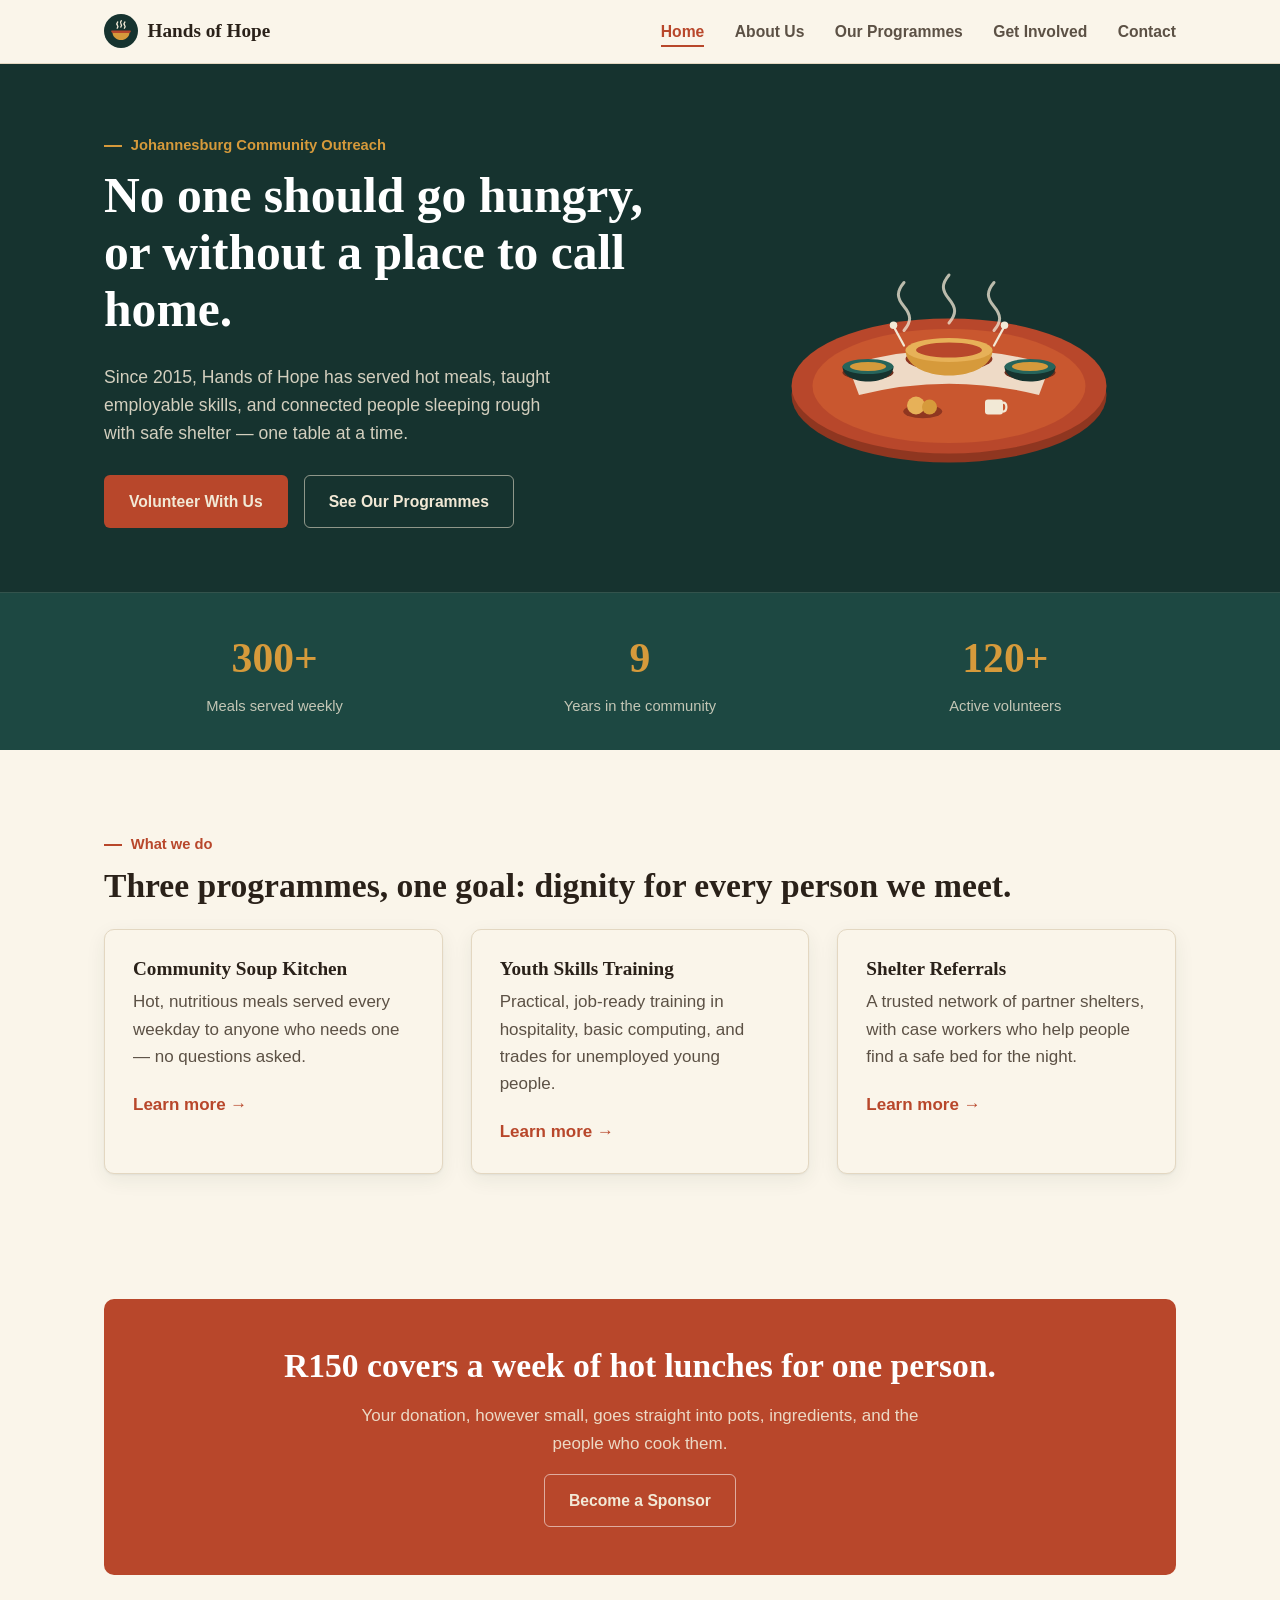
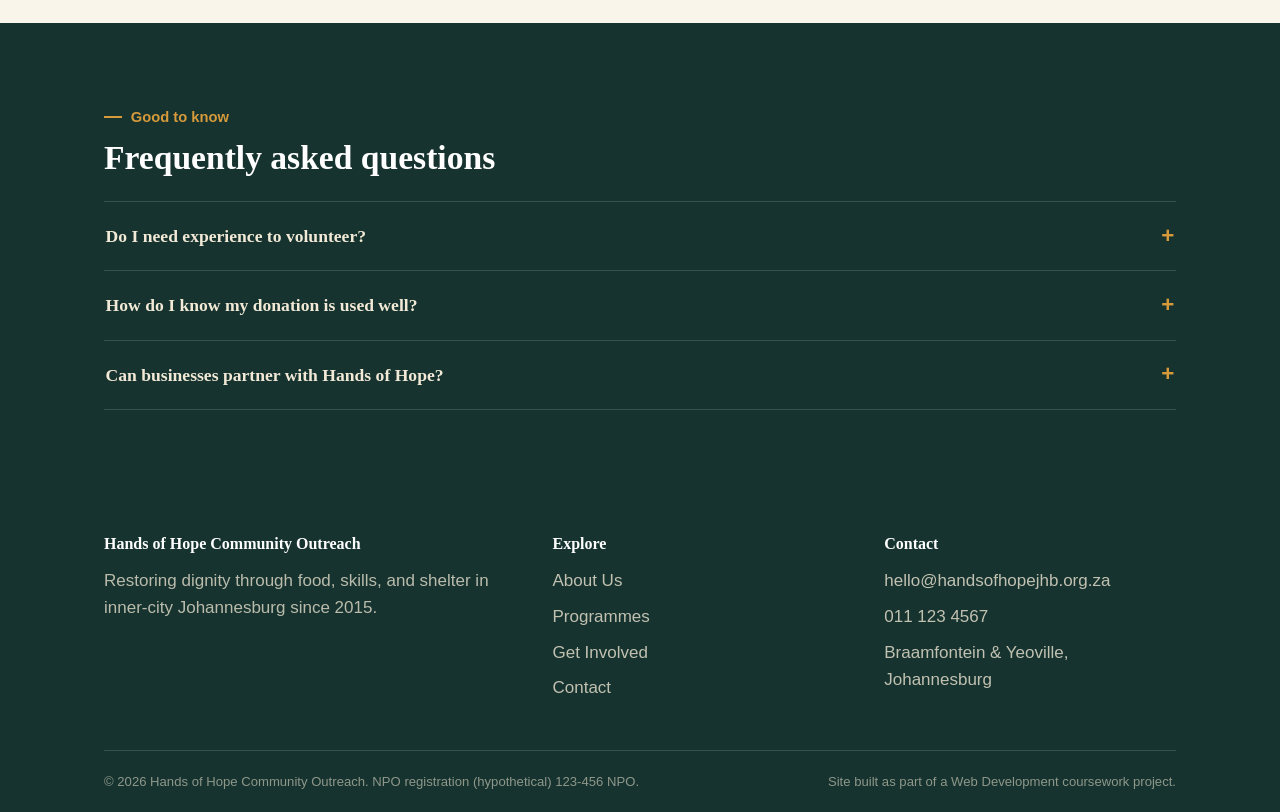
<file: hands of hope website/index.html>
<!DOCTYPE html>
<html lang="en">
<head>
    <meta charset="UTF-8">
    <meta name="viewport" content="width=device-width, initial-scale=1.0">
    <title>Hands of Hope Community Outreach - Food, Shelter & Skills in Johannesburg</title>
     <meta name="description" content="Hands of Hope Community Outreach fights hunger and homelessness in inner-city Johannesburg through a community soup kitchen, youth skills training, and shelter referrals.">
  <link rel="icon" href="images/mark-steam.svg" type="image/svg+xml">
  <link rel="stylesheet" href="css/style.css">
</head>
<body>
 <a class="skip-link" href="#main">Skip to main content</a>

  <!-- ===== Header / Navigation ===== -->
  <header class="site-header">
    <nav class="nav container" aria-label="Primary">
      <a href="index.html" class="brand">
        <img src="images/mark-steam.svg" alt="" width="36" height="36">
        Hands of Hope
      </a>
      <input type="checkbox" id="nav-toggle" class="nav-toggle-checkbox">
      <label for="nav-toggle" class="nav-toggle" aria-label="Toggle menu">
        <span class="nav-toggle-icon"></span>
      </label>
      <ul class="nav-links">
        <li><a href="index.html" aria-current="page">Home</a></li>
        <li><a href="about.html">About Us</a></li>
        <li><a href="services.html">Our Programmes</a></li>
        <li><a href="enquiry.html">Get Involved</a></li>
        <li><a href="contact.html">Contact</a></li>
      </ul>
    </nav>
  </header>

  <main id="main">
    <!-- ===== Hero ===== -->
    <section class="hero">
      <div class="container">
        <div class="hero-copy">
          <span class="eyebrow">Johannesburg Community Outreach</span>
          <h1>No one should go hungry, or without a place to call home.</h1>
          <p class="lead">Since 2015, Hands of Hope has served hot meals, taught employable skills, and connected people sleeping rough with safe shelter — one table at a time.</p>
          <div class="hero-actions">
            <a href="enquiry.html" class="btn btn--primary">Volunteer With Us</a>
            <a href="services.html" class="btn btn--outline">See Our Programmes</a>
          </div>
        </div>
        <div class="hero-media">
          <img src="images/hero-table.svg" alt="Illustration of a shared community table set with warm bowls of food" width="480" height="420">
        </div>
      </div>
    </section>

    <!-- ===== Stat strip (signature element) ===== -->
    <section class="stat-strip">
      <div class="container">
        <div>
          <div class="stat-value">300+</div>
          <div class="stat-label">Meals served weekly</div>
        </div>
        <div>
          <div class="stat-value">9</div>
          <div class="stat-label">Years in the community</div>
        </div>
        <div>
          <div class="stat-value">120+</div>
          <div class="stat-label">Active volunteers</div>
        </div>
      </div>
    </section>

    <!-- ===== Programme highlights ===== -->
    <section class="section">
      <div class="container">
        <span class="eyebrow">What we do</span>
        <h2>Three programmes, one goal: dignity for every person we meet.</h2>
        <div class="grid-3 mt-2">
          <article class="card">
            
            <h3>Community Soup Kitchen</h3>
            <p>Hot, nutritious meals served every weekday to anyone who needs one — no questions asked.</p>
            <a href="services.html#soup-kitchen">Learn more →</a>
          </article>
          <article class="card">
            
            <h3>Youth Skills Training</h3>
            <p>Practical, job-ready training in hospitality, basic computing, and trades for unemployed young people.</p>
            <a href="services.html#skills-training">Learn more →</a>
          </article>
          <article class="card">
            <h3>Shelter Referrals</h3>
            <p>A trusted network of partner shelters, with case workers who help people find a safe bed for the night.</p>
            <a href="services.html#shelter-referrals">Learn more →</a>
          </article>
        </div>
      </div>
    </section>

    <!-- ===== CTA banner ===== -->
    <section class="section--tight">
      <div class="container">
        <div class="cta-banner">
          <h2>R150 covers a week of hot lunches for one person.</h2>
          <p>Your donation, however small, goes straight into pots, ingredients, and the people who cook them.</p>
          <a href="enquiry.html" class="btn btn--outline">Become a Sponsor</a>
        </div>
      </div>
    </section>

    <!-- ===== FAQ accordion ===== -->
    <section class="section section--teal">
      <div class="container">
        <span class="eyebrow">Good to know</span>
        <h2>Frequently asked questions</h2>
        <div class="accordion mt-2">
          <details class="accordion-item">
            <summary class="accordion-trigger">Do I need experience to volunteer?</summary>
            <div class="accordion-panel">
              <p>Not at all. We provide a short orientation before your first shift, and our coordinators pair new volunteers with experienced ones for the first few weeks.</p>
            </div>
          </details>
          <details class="accordion-item">
            <summary class="accordion-trigger">How do I know my donation is used well?</summary>
            <div class="accordion-panel">
              <p>We publish an annual impact report and keep our changelog of programme updates public. Corporate sponsors also receive quarterly financial summaries.</p>
            </div>
          </details>
          <details class="accordion-item">
            <summary class="accordion-trigger">Can businesses partner with Hands of Hope?</summary>
            <div class="accordion-panel">
              <p>Yes — from ingredient donations to skills-training internships, we design partnerships around what your business can offer. Reach out via our enquiry form.</p>
            </div>
          </details>
        </div>
      </div>
    </section>
  </main>

  <!-- ===== Footer ===== -->
  <footer class="site-footer">
    <div class="container">
      <div class="footer-grid">
        <div>
          <h4>Hands of Hope Community Outreach</h4>
          <p>Restoring dignity through food, skills, and shelter in inner-city Johannesburg since 2015.</p>
        </div>
        <div>
          <h4>Explore</h4>
          <ul>
            <li><a href="about.html">About Us</a></li>
            <li><a href="services.html">Programmes</a></li>
            <li><a href="enquiry.html">Get Involved</a></li>
            <li><a href="contact.html">Contact</a></li>
          </ul>
        </div>
        <div>
          <h4>Contact</h4>
          <ul>
            <li>hello@handsofhopejhb.org.za</li>
            <li>011 123 4567</li>
            <li>Braamfontein &amp; Yeoville, Johannesburg</li>
          </ul>
        </div>
      </div>
      <div class="footer-bottom">
        <span>© 2026 Hands of Hope Community Outreach. NPO registration (hypothetical) 123-456 NPO.</span>
        <span>Site built as part of a Web Development coursework project.</span>
      </div>
    </div>
  </footer></body>
</html>
</file>
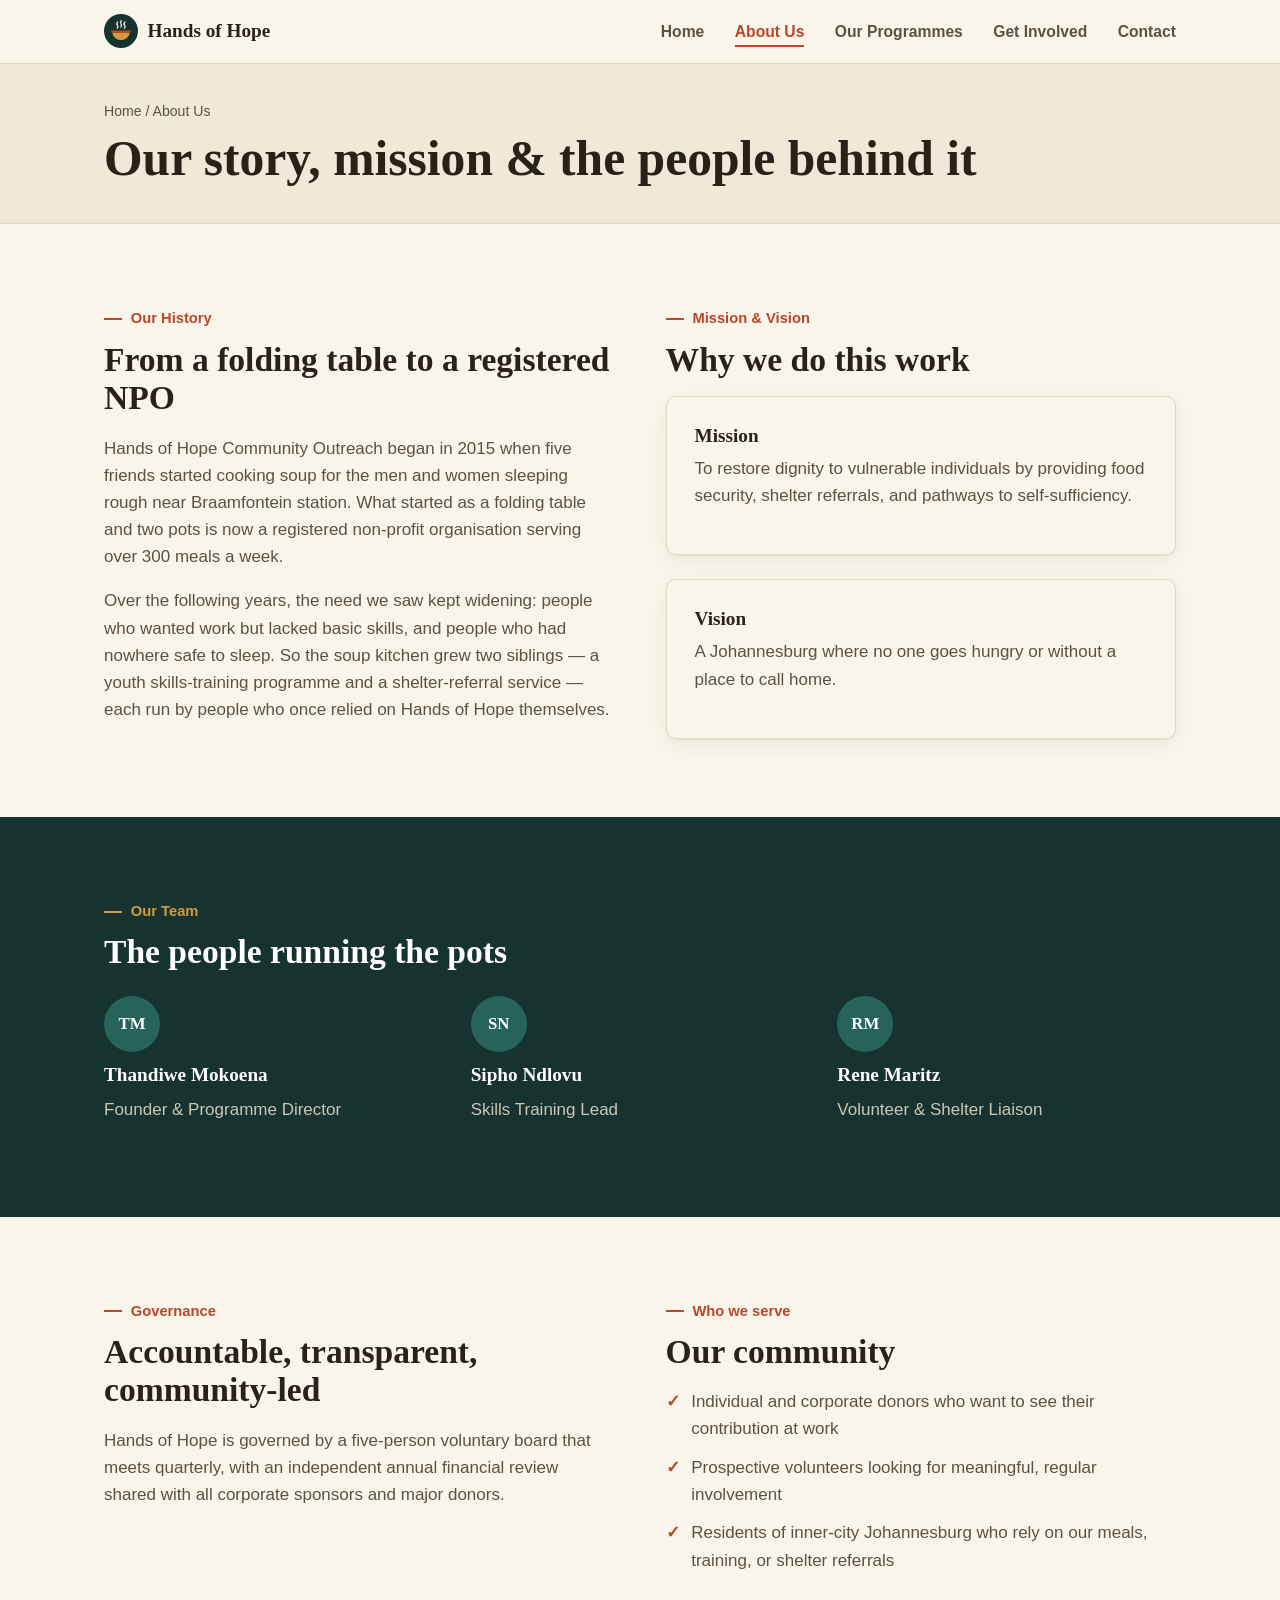
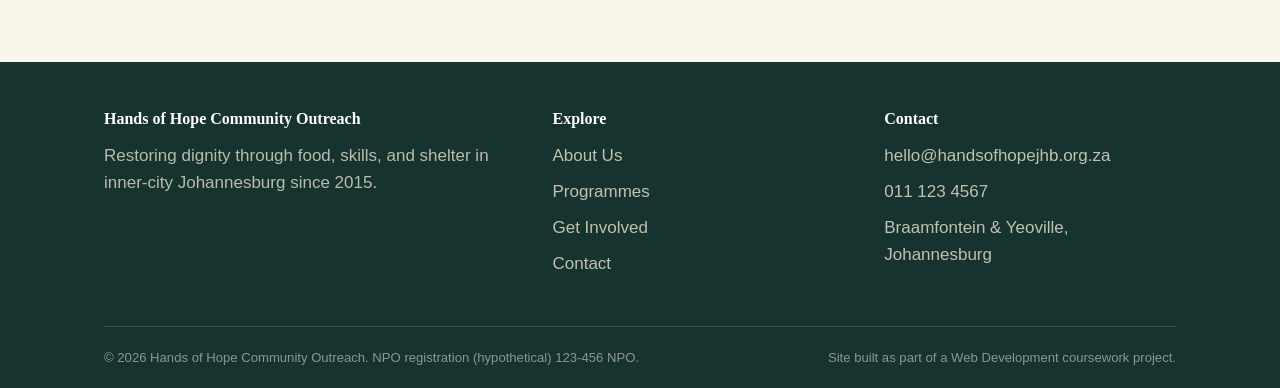
<file: hands of hope website/about.html>
<!DOCTYPE html>
<html lang="en">
<head>
    <meta charset="UTF-8">
    <meta name="viewport" content="width=device-width, initial-scale=1.0">
    <title>About Us - Hands of Hope Community Outreach</title>
     <meta name="description" content="Learn about Hands of Hope Community Outreach's history, mission, vision, and the team behind our Johannesburg food security and shelter programmes.">
     <link rel="icon" href="images/mark-steam.svg" type="image/svg+xml">
  <link rel="stylesheet" href="css/style.css">
</head>
<body>
    <a class="skip-link" href="#main">Skip to main content</a>

  <header class="site-header">
    <nav class="nav container" aria-label="Primary">
      <a href="index.html" class="brand">
        <img src="images/mark-steam.svg" alt="" width="36" height="36">
        Hands of Hope
      </a>
      <input type="checkbox" id="nav-toggle" class="nav-toggle-checkbox">
      <label for="nav-toggle" class="nav-toggle" aria-label="Toggle menu">
        <span class="nav-toggle-icon"></span>
      </label>
      <ul class="nav-links">
        <li><a href="index.html">Home</a></li>
        <li><a href="about.html" aria-current="page">About Us</a></li>
        <li><a href="services.html">Our Programmes</a></li>
        <li><a href="enquiry.html">Get Involved</a></li>
        <li><a href="contact.html">Contact</a></li>
      </ul>
    </nav>
  </header> 
  <main id="main">
    <div class="page-header">
      <div class="container">
        <p class="breadcrumb">Home / About Us</p>
        <h1>Our story, mission &amp; the people behind it</h1>
      </div>
    </div>

      <!-- ===== History ===== -->
    <section class="section">
      <div class="container">
        <div class="grid-2">
          <div>
            <span class="eyebrow">Our History</span>
            <h2>From a folding table to a registered NPO</h2>
            <p>Hands of Hope Community Outreach began in 2015 when five friends started cooking soup for the men and women sleeping rough near Braamfontein station. What started as a folding table and two pots is now a registered non-profit organisation serving over 300 meals a week.</p>
            <p>Over the following years, the need we saw kept widening: people who wanted work but lacked basic skills, and people who had nowhere safe to sleep. So the soup kitchen grew two siblings — a youth skills-training programme and a shelter-referral service — each run by people who once relied on Hands of Hope themselves.</p>
          </div>
          <div>
            <span class="eyebrow">Mission &amp; Vision</span>
            <h2>Why we do this work</h2>
            <div class="card">
              <h3>Mission</h3>
              <p>To restore dignity to vulnerable individuals by providing food security, shelter referrals, and pathways to self-sufficiency.</p>
            </div>
            <div class="card mt-2">
              <h3>Vision</h3>
              <p>A Johannesburg where no one goes hungry or without a place to call home.</p>
            </div>
          </div>
        </div>
      </div>
    </section>

    <!-- ===== Team ===== -->
    <section class="section section--teal">
      <div class="container">
        <span class="eyebrow">Our Team</span>
        <h2>The people running the pots</h2>
        <div class="grid-3 mt-2">
          <div>
            <div class="avatar">TM</div>
            <h3>Thandiwe Mokoena</h3>
            <p>Founder &amp; Programme Director</p>
          </div>
          <div>
            <div class="avatar">SN</div>
            <h3>Sipho Ndlovu</h3>
            <p>Skills Training Lead</p>
          </div>
          <div>
            <div class="avatar">RM</div>
            <h3>Rene Maritz</h3>
            <p>Volunteer &amp; Shelter Liaison</p>
          </div>
        </div>
      </div>
    </section>

    <!-- ===== Governance ===== -->
    <section class="section">
      <div class="container grid-2">
        <div>
          <span class="eyebrow">Governance</span>
          <h2>Accountable, transparent, community-led</h2>
          <p>Hands of Hope is governed by a five-person voluntary board that meets quarterly, with an independent annual financial review shared with all corporate sponsors and major donors.</p>
        </div>
        <div>
          <span class="eyebrow">Who we serve</span>
          <h2>Our community</h2>
          <ul class="check-list">
            <li>Individual and corporate donors who want to see their contribution at work</li>
            <li>Prospective volunteers looking for meaningful, regular involvement</li>
            <li>Residents of inner-city Johannesburg who rely on our meals, training, or shelter referrals</li>
          </ul>
        </div>
      </div>
    </section>
  </main>

  <footer class="site-footer">
    <div class="container">
      <div class="footer-grid">
        <div>
          <h4>Hands of Hope Community Outreach</h4>
          <p>Restoring dignity through food, skills, and shelter in inner-city Johannesburg since 2015.</p>
        </div>
        <div>
          <h4>Explore</h4>
          <ul>
            <li><a href="about.html">About Us</a></li>
            <li><a href="services.html">Programmes</a></li>
            <li><a href="enquiry.html">Get Involved</a></li>
            <li><a href="contact.html">Contact</a></li>
          </ul>
        </div>
        <div>
          <h4>Contact</h4>
          <ul>
            <li>hello@handsofhopejhb.org.za</li>
            <li>011 123 4567</li>
            <li>Braamfontein &amp; Yeoville, Johannesburg</li>
          </ul>
        </div>
      </div>
      <div class="footer-bottom">
        <span>© 2026 Hands of Hope Community Outreach. NPO registration (hypothetical) 123-456 NPO.</span>
        <span>Site built as part of a Web Development coursework project.</span>
      </div>
    </div>
  </footer></body>
</html>
</file>
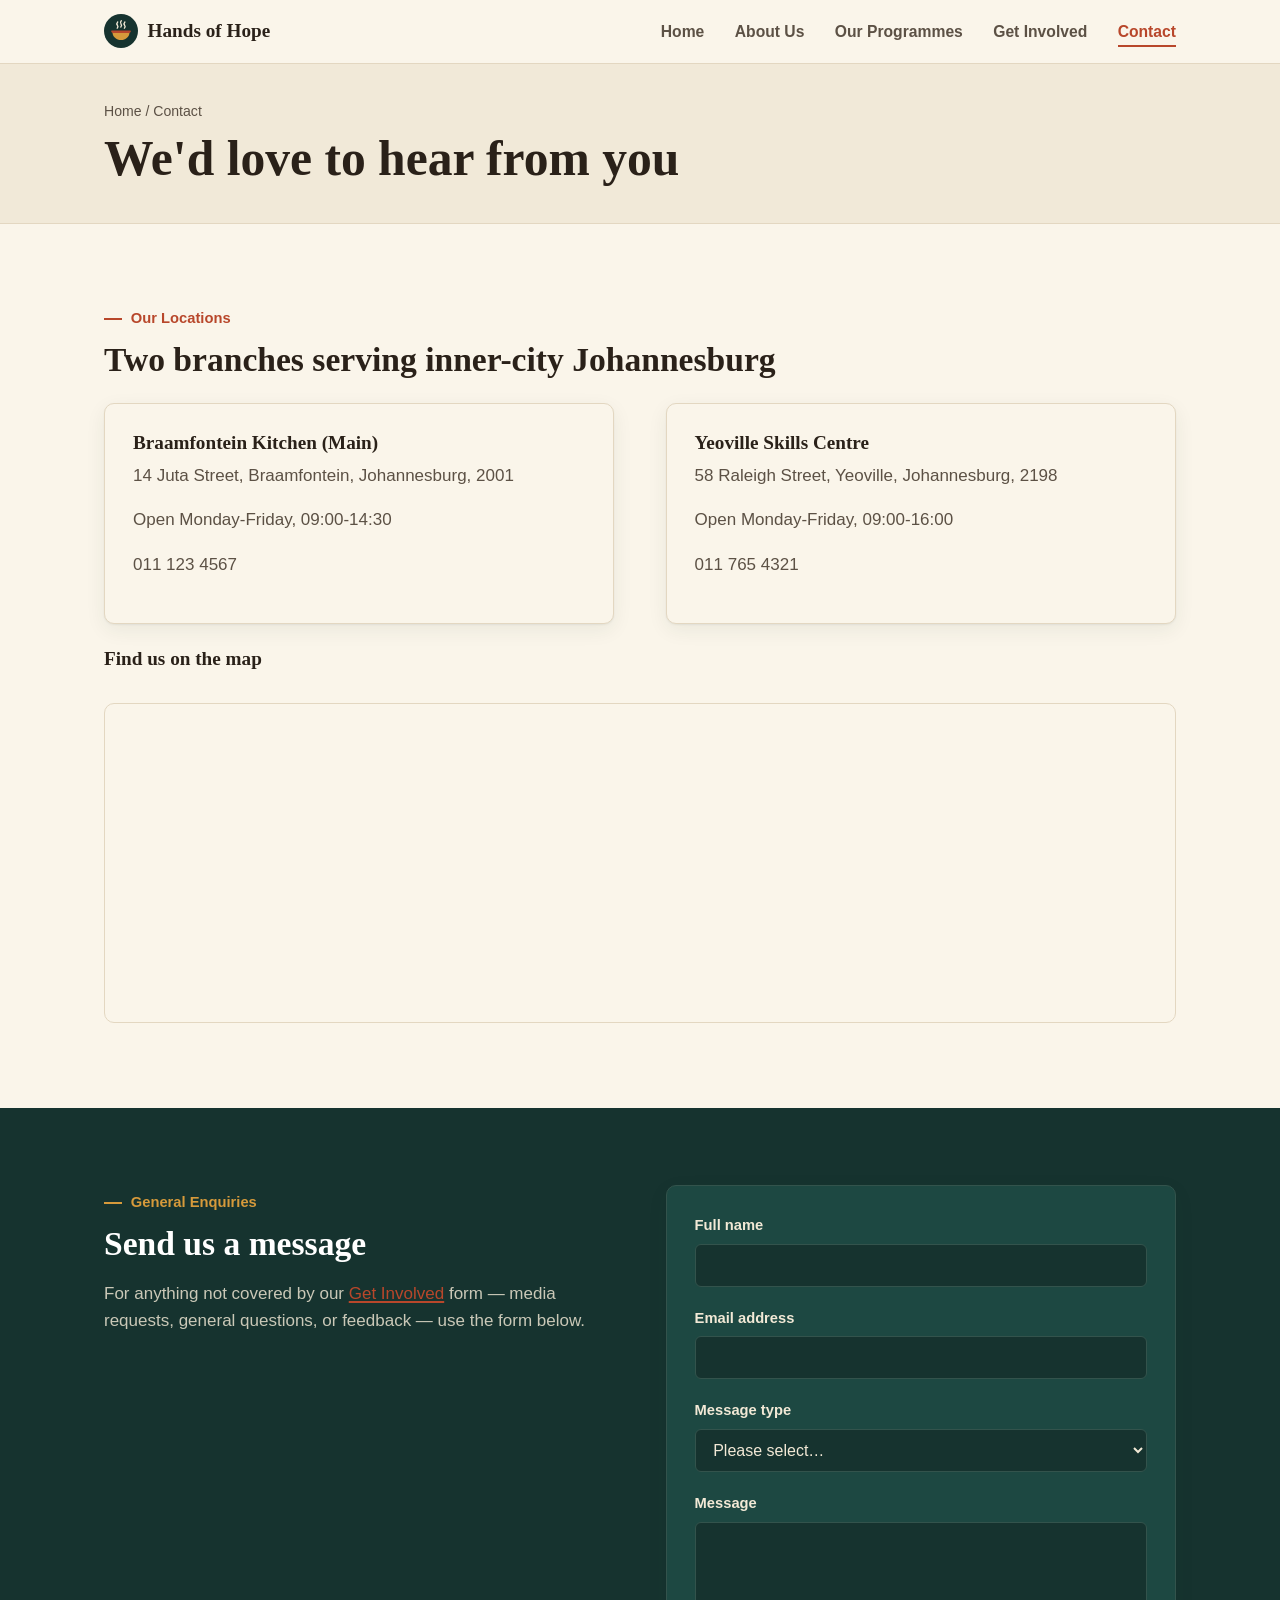
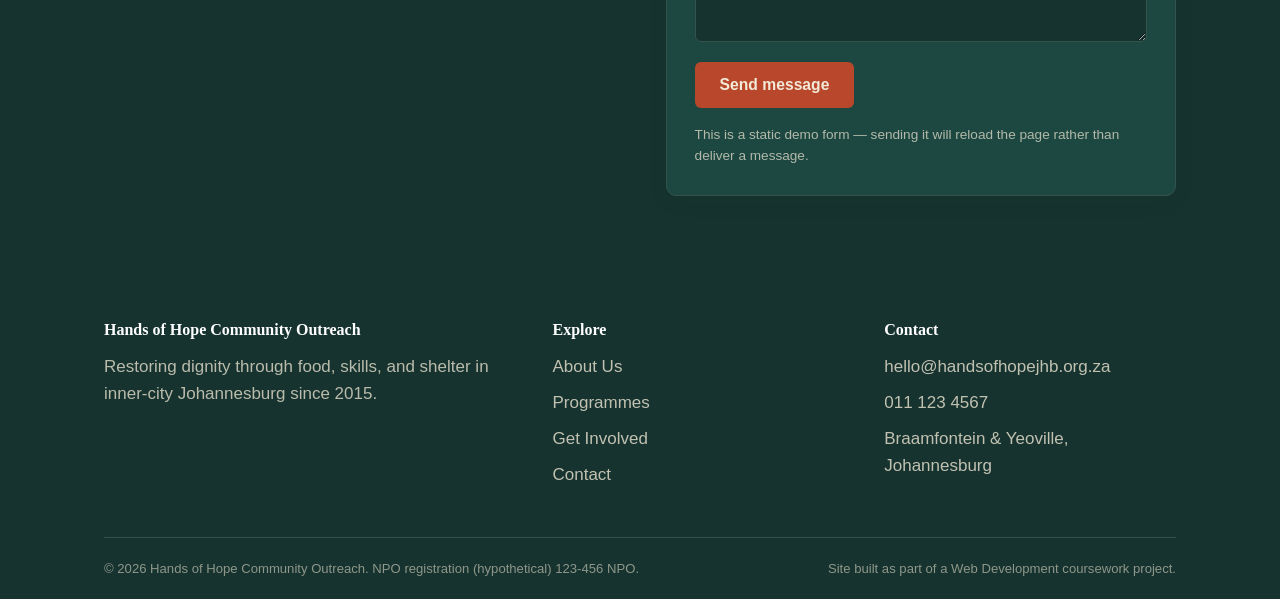
<file: hands of hope website/contact.html>
<!DOCTYPE html>
<html lang="en">
<head>
    <meta charset="UTF-8">
    <meta name="viewport" content="width=device-width, initial-scale=1.0">
    <title>Contact Us - Hands of Hope Community Outreach</title>
      <meta name="description" content="Get in touch with Hands of Hope Community Outreach — find our Braamfontein and Yeoville locations, phone number, and general contact form.">
  <link rel="icon" href="images/mark-steam.svg" type="image/svg+xml">
  <link rel="stylesheet" href="css/style.css">
</head>
<body>
 <a class="skip-link" href="#main">Skip to main content</a>

  <header class="site-header">
    <nav class="nav container" aria-label="Primary">
      <a href="index.html" class="brand">
        <img src="images/mark-steam.svg" alt="" width="36" height="36">
        Hands of Hope
      </a>
      <input type="checkbox" id="nav-toggle" class="nav-toggle-checkbox">
      <label for="nav-toggle" class="nav-toggle" aria-label="Toggle menu">
        <span class="nav-toggle-icon"></span>
      </label>
      <ul class="nav-links">
        <li><a href="index.html">Home</a></li>
        <li><a href="about.html">About Us</a></li>
        <li><a href="services.html">Our Programmes</a></li>
        <li><a href="enquiry.html">Get Involved</a></li>
        <li><a href="contact.html" aria-current="page">Contact</a></li>
      </ul>
    </nav>
  </header>

  <main id="main">
    <div class="page-header">
      <div class="container">
        <p class="breadcrumb">Home / Contact</p>
        <h1>We'd love to hear from you</h1>
      </div>
    </div>

    <!-- ===== Locations ===== -->
    <section class="section">
      <div class="container">
        <span class="eyebrow">Our Locations</span>
        <h2>Two branches serving inner-city Johannesburg</h2>
        <div class="grid-2 mt-2">
          <div class="card">
            <h3>Braamfontein Kitchen (Main)</h3>
            <p>14 Juta Street, Braamfontein, Johannesburg, 2001</p>
            <p>Open Monday-Friday, 09:00-14:30</p>
            <p>011 123 4567</p>
          </div>
          <div class="card">
            <h3>Yeoville Skills Centre</h3>
            <p>58 Raleigh Street, Yeoville, Johannesburg, 2198</p>
            <p>Open Monday-Friday, 09:00-16:00</p>
            <p>011 765 4321</p>
          </div>
        </div>

        <h3 class="mt-2">Find us on the map</h3>
        <iframe class="map-frame mt-2"
          title="Map showing Hands of Hope locations in Braamfontein and Yeoville, Johannesburg"
          src="https://www.openstreetmap.org/export/embed.html?bbox=28.02%2C-26.20%2C28.07%2C-26.16&layer=mapnik"
          loading="lazy"></iframe>
      </div>
    </section>

    <!-- ===== Contact form ===== -->
    <section class="section section--teal">
      <div class="container grid-2">
        <div>
          <span class="eyebrow">General Enquiries</span>
          <h2>Send us a message</h2>
          <p>For anything not covered by our <a href="enquiry.html">Get Involved</a> form — media requests, general questions, or feedback — use the form below.</p>
        </div>
        <div>
          <form id="contact-form" class="form-card">
            <div class="form-row">
              <label for="con-name">Full name</label>
              <input type="text" id="con-name" name="name" required minlength="2" autocomplete="name">
            </div>
            <div class="form-row">
              <label for="con-email">Email address</label>
              <input type="email" id="con-email" name="email" required autocomplete="email">
            </div>
            <div class="form-row">
              <label for="con-subject">Message type</label>
              <select id="con-subject" name="subject" required>
                <option value="">Please select…</option>
                <option value="General question">General question</option>
                <option value="Media/press">Media / press</option>
                <option value="Feedback">Feedback</option>
                <option value="Partnership">Partnership enquiry</option>
              </select>
            </div>
            <div class="form-row">
              <label for="con-message">Message</label>
              <textarea id="con-message" name="message" required minlength="10"></textarea>
            </div>
            <button type="submit" class="btn btn--primary">Send message</button>
            <p class="form-note">This is a static demo form — sending it will reload the page rather than deliver a message.</p>
          </form>
        </div>
      </div>
    </section>
  </main>

  <footer class="site-footer">
    <div class="container">
      <div class="footer-grid">
        <div>
          <h4>Hands of Hope Community Outreach</h4>
          <p>Restoring dignity through food, skills, and shelter in inner-city Johannesburg since 2015.</p>
        </div>
        <div>
          <h4>Explore</h4>
          <ul>
            <li><a href="about.html">About Us</a></li>
            <li><a href="services.html">Programmes</a></li>
            <li><a href="enquiry.html">Get Involved</a></li>
            <li><a href="contact.html">Contact</a></li>
          </ul>
        </div>
        <div>
          <h4>Contact</h4>
          <ul>
            <li>hello@handsofhopejhb.org.za</li>
            <li>011 123 4567</li>
            <li>Braamfontein &amp; Yeoville, Johannesburg</li>
          </ul>
        </div>
      </div>
      <div class="footer-bottom">
        <span>© 2026 Hands of Hope Community Outreach. NPO registration (hypothetical) 123-456 NPO.</span>
        <span>Site built as part of a Web Development coursework project.</span>
      </div>
    </div>
  </footer></body>
</html>
</file>
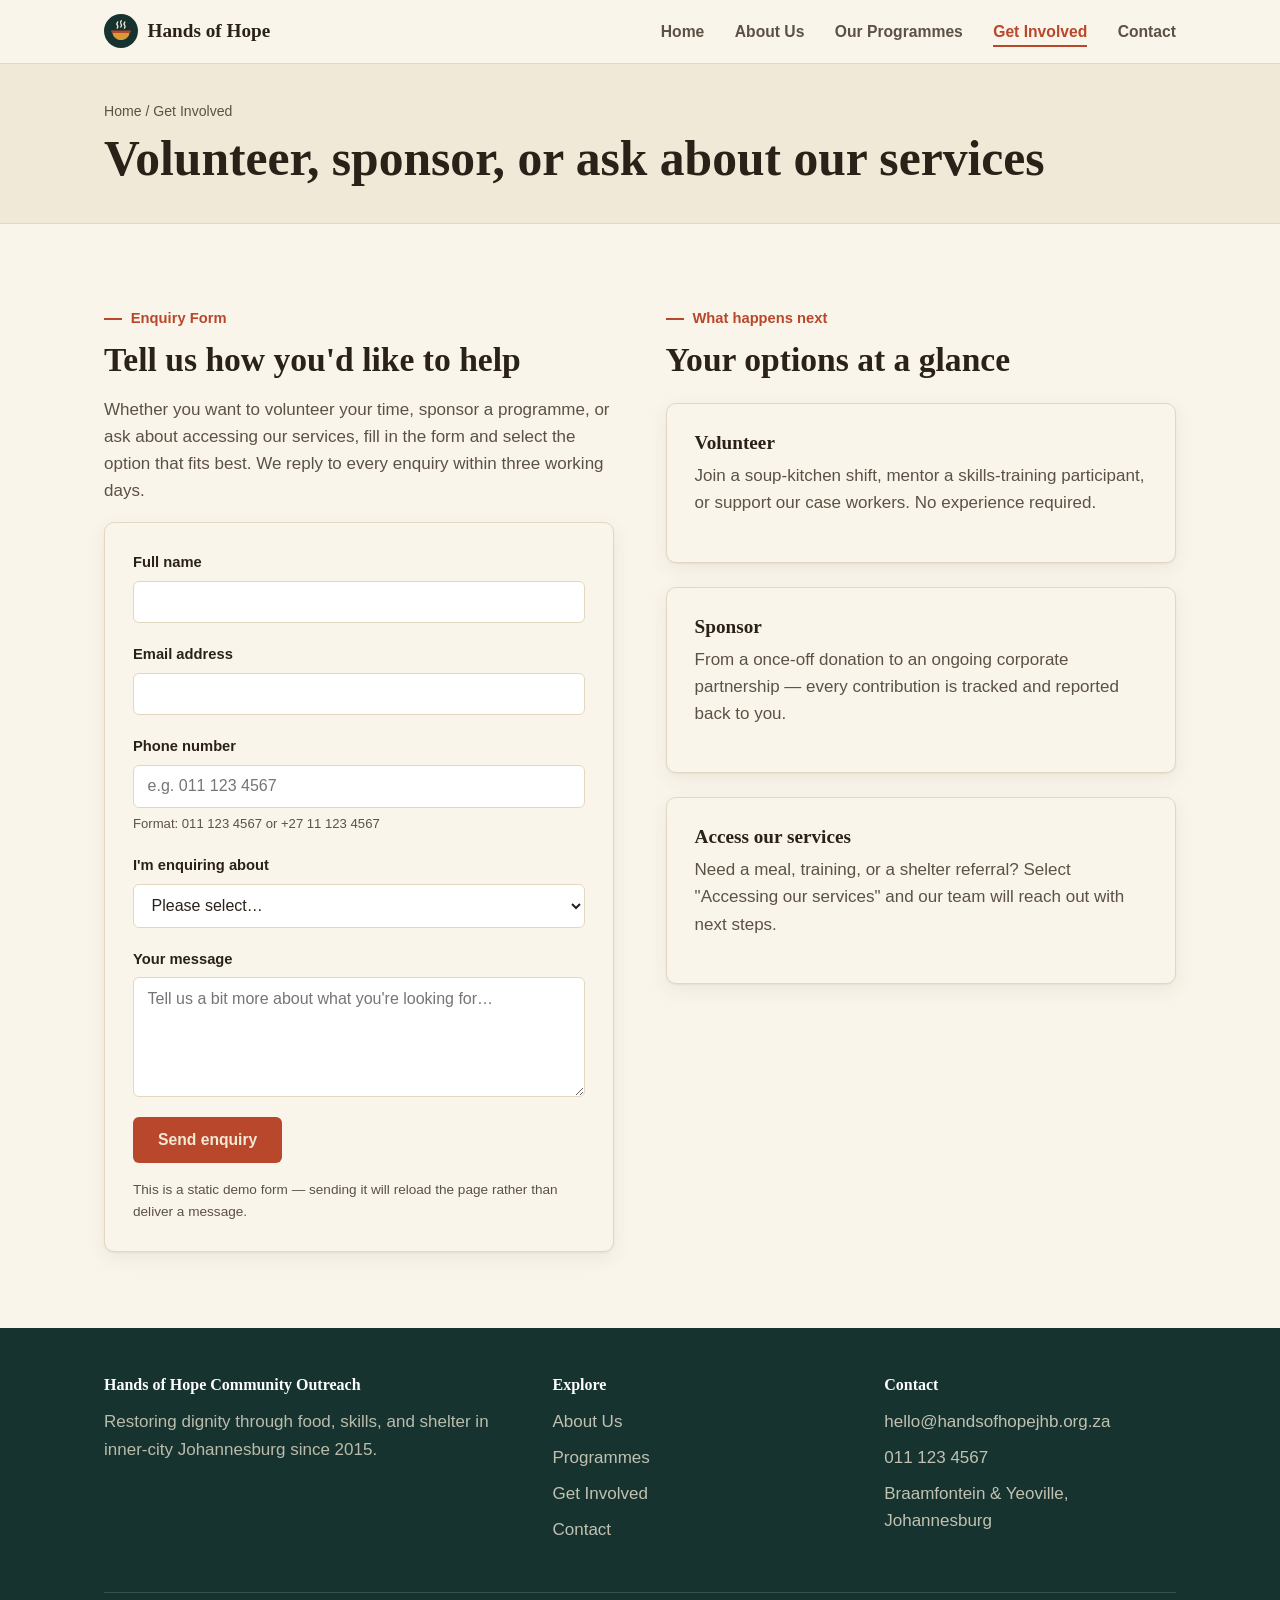
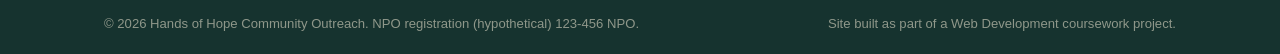
<file: hands of hope website/enquiry.html>
<!DOCTYPE html>
<html lang="en">
<head>
    <meta charset="UTF-8">
    <meta name="viewport" content="width=device-width, initial-scale=1.0">
    <title>Get Involved - Hands of Hope Community Outreach</title>
     <meta name="description" content="Enquire about volunteering, sponsoring, or accessing services at Hands of Hope Community Outreach in Johannesburg.">
  <link rel="icon" href="images/mark-steam.svg" type="image/svg+xml">
  <link rel="stylesheet" href="css/style.css">
</head>
<body>
    <a class="skip-link" href="#main">Skip to main content</a>

  <header class="site-header">
    <nav class="nav container" aria-label="Primary">
      <a href="index.html" class="brand">
        <img src="images/mark-steam.svg" alt="" width="36" height="36">
        Hands of Hope
      </a>
      <input type="checkbox" id="nav-toggle" class="nav-toggle-checkbox">
      <label for="nav-toggle" class="nav-toggle" aria-label="Toggle menu">
        <span class="nav-toggle-icon"></span>
      </label>
      <ul class="nav-links">
        <li><a href="index.html">Home</a></li>
        <li><a href="about.html">About Us</a></li>
        <li><a href="services.html">Our Programmes</a></li>
        <li><a href="enquiry.html" aria-current="page">Get Involved</a></li>
        <li><a href="contact.html">Contact</a></li>
      </ul>
    </nav>
  </header>

  <main id="main">
    <div class="page-header">
      <div class="container">
        <p class="breadcrumb">Home / Get Involved</p>
        <h1>Volunteer, sponsor, or ask about our services</h1>
      </div>
    </div>

    <section class="section">
      <div class="container">
        <div class="grid-2">
          <div>
            <span class="eyebrow">Enquiry Form</span>
            <h2>Tell us how you'd like to help</h2>
            <p>Whether you want to volunteer your time, sponsor a programme, or ask about accessing our services, fill in the form and select the option that fits best. We reply to every enquiry within three working days.</p>


            <form id="enquiry-form" class="form-card">
              <div class="form-row">
                <label for="enq-name">Full name</label>
                <input type="text" id="enq-name" name="name" required minlength="2" autocomplete="name">
              </div>

              <div class="form-row">
                <label for="enq-email">Email address</label>
                <input type="email" id="enq-email" name="email" required autocomplete="email">
              </div>

              <div class="form-row">
                <label for="enq-phone">Phone number</label>
                <input type="tel" id="enq-phone" name="phone" placeholder="e.g. 011 123 4567" required pattern="^(\+27|0)[0-9\s]{9,12}$" autocomplete="tel">
                <p class="form-hint">Format: 011 123 4567 or +27 11 123 4567</p>
              </div>

              <div class="form-row">
                <label for="enq-type">I'm enquiring about</label>
                <select id="enq-type" name="type" required>
                  <option value="">Please select…</option>
                  <option value="volunteer">Becoming a volunteer</option>
                  <option value="sponsor">Becoming a sponsor</option>
                  <option value="services">Accessing our services</option>
                </select>
              </div>

              <div class="form-row">
                <label for="enq-message">Your message</label>
                <textarea id="enq-message" name="message" required minlength="10" placeholder="Tell us a bit more about what you're looking for…"></textarea>
              </div>

              <button type="submit" class="btn btn--primary">Send enquiry</button>
              <p class="form-note">This is a static demo form — sending it will reload the page rather than deliver a message.</p>
            </form>
          </div>

          <aside>
            <span class="eyebrow">What happens next</span>
            <h2>Your options at a glance</h2>
            <div class="card mt-2">
              <h3>Volunteer</h3>
              <p>Join a soup-kitchen shift, mentor a skills-training participant, or support our case workers. No experience required.</p>
            </div>
            <div class="card mt-2">
              <h3>Sponsor</h3>
              <p>From a once-off donation to an ongoing corporate partnership — every contribution is tracked and reported back to you.</p>
            </div>
            <div class="card mt-2">
              <h3>Access our services</h3>
              <p>Need a meal, training, or a shelter referral? Select "Accessing our services" and our team will reach out with next steps.</p>
            </div>
          </aside>
        </div>
      </div>
    </section>
  </main>

  <footer class="site-footer">
    <div class="container">
      <div class="footer-grid">
        <div>
          <h4>Hands of Hope Community Outreach</h4>
          <p>Restoring dignity through food, skills, and shelter in inner-city Johannesburg since 2015.</p>
        </div>
        <div>
          <h4>Explore</h4>
          <ul>
            <li><a href="about.html">About Us</a></li>
            <li><a href="services.html">Programmes</a></li>
            <li><a href="enquiry.html">Get Involved</a></li>
            <li><a href="contact.html">Contact</a></li>
          </ul>
        </div>
        <div>
          <h4>Contact</h4>
          <ul>
            <li>hello@handsofhopejhb.org.za</li>
            <li>011 123 4567</li>
            <li>Braamfontein &amp; Yeoville, Johannesburg</li>
          </ul>
        </div>
      </div>
      <div class="footer-bottom">
        <span>© 2026 Hands of Hope Community Outreach. NPO registration (hypothetical) 123-456 NPO.</span>
        <span>Site built as part of a Web Development coursework project.</span>
      </div>
    </div>
  </footer></body>
</html>
</file>
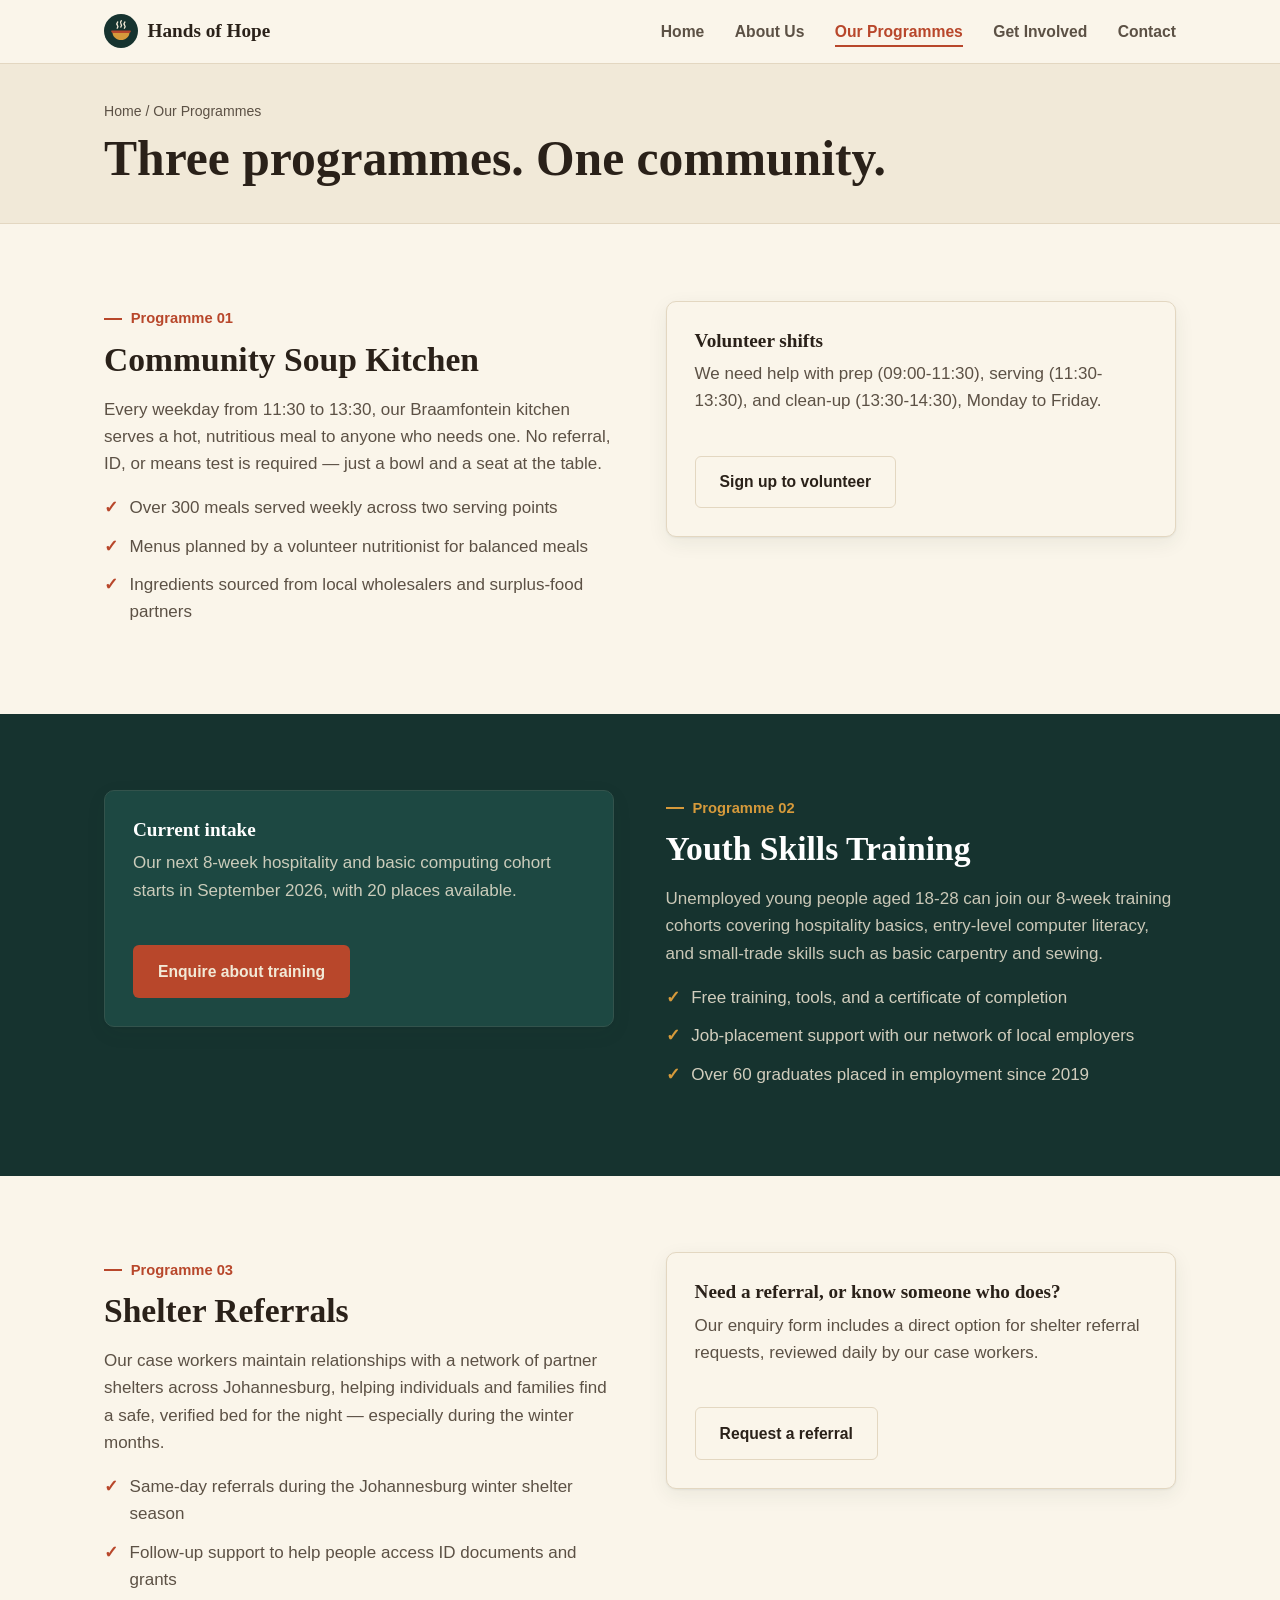
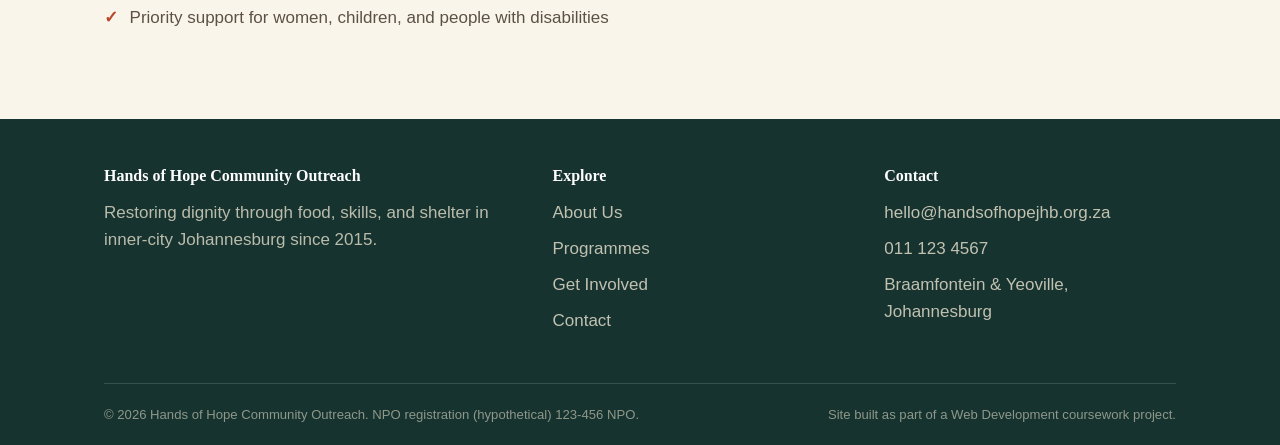
<file: hands of hope website/services.html>
<!DOCTYPE html>
<html lang="en">
<head>
    <meta charset="UTF-8">
    <meta name="viewport" content="width=device-width, initial-scale=1.0">
    <title>Our Programmes - Hands of Hope</title>
    <meta name="description" content="Explore the soup kitchen, youth skills training, and shelter referral programmes run by Hands of Hope Community Outreach in Johannesburg.">
  <link rel="icon" href="images/mark-steam.svg" type="image/svg+xml">
  <link rel="stylesheet" href="css/style.css">
</head>
<body>
   <a class="skip-link" href="#main">Skip to main content</a>

  <header class="site-header">
    <nav class="nav container" aria-label="Primary">
      <a href="index.html" class="brand">
        <img src="images/mark-steam.svg" alt="" width="36" height="36">
        Hands of Hope
      </a>
      <input type="checkbox" id="nav-toggle" class="nav-toggle-checkbox">
      <label for="nav-toggle" class="nav-toggle" aria-label="Toggle menu">
        <span class="nav-toggle-icon"></span>
      </label>
      <ul class="nav-links">
        <li><a href="index.html">Home</a></li>
        <li><a href="about.html">About Us</a></li>
        <li><a href="services.html" aria-current="page">Our Programmes</a></li>
        <li><a href="enquiry.html">Get Involved</a></li>
        <li><a href="contact.html">Contact</a></li>
      </ul>
    </nav>
  </header>

  <main id="main">
    <div class="page-header">
      <div class="container">
        <p class="breadcrumb">Home / Our Programmes</p>
        <h1>Three programmes. One community.</h1>
      </div>
    </div>

    <!-- ===== Soup Kitchen ===== -->
    <section class="section" id="soup-kitchen">
      <div class="container grid-2">
        <div>
          <span class="eyebrow">Programme 01</span>
          <h2>Community Soup Kitchen</h2>
          <p>Every weekday from 11:30 to 13:30, our Braamfontein kitchen serves a hot, nutritious meal to anyone who needs one. No referral, ID, or means test is required — just a bowl and a seat at the table.</p>
          <ul class="check-list">
            <li>Over 300 meals served weekly across two serving points</li>
            <li>Menus planned by a volunteer nutritionist for balanced meals</li>
            <li>Ingredients sourced from local wholesalers and surplus-food partners</li>
          </ul>
        </div>
        <div class="card">
          <h3>Volunteer shifts</h3>
          <p>We need help with prep (09:00-11:30), serving (11:30-13:30), and clean-up (13:30-14:30), Monday to Friday.</p>
          <a href="enquiry.html" class="btn btn--outline-dark mt-2">Sign up to volunteer</a>
        </div>
      </div>
    </section>

    <!-- ===== Skills Training ===== -->
    <section class="section section--teal" id="skills-training">
      <div class="container grid-2">
        <div class="card">
          <h3>Current intake</h3>
          <p>Our next 8-week hospitality and basic computing cohort starts in September 2026, with 20 places available.</p>
          <a href="enquiry.html" class="btn btn--primary mt-2">Enquire about training</a>
        </div>
        <div>
          <span class="eyebrow">Programme 02</span>
          <h2>Youth Skills Training</h2>
          <p>Unemployed young people aged 18-28 can join our 8-week training cohorts covering hospitality basics, entry-level computer literacy, and small-trade skills such as basic carpentry and sewing.</p>
          <ul class="check-list">
            <li>Free training, tools, and a certificate of completion</li>
            <li>Job-placement support with our network of local employers</li>
            <li>Over 60 graduates placed in employment since 2019</li>
          </ul>
        </div>
      </div>
    </section>

    <!-- ===== Shelter Referrals ===== -->
    <section class="section" id="shelter-referrals">
      <div class="container grid-2">
        <div>
          <span class="eyebrow">Programme 03</span>
          <h2>Shelter Referrals</h2>
          <p>Our case workers maintain relationships with a network of partner shelters across Johannesburg, helping individuals and families find a safe, verified bed for the night — especially during the winter months.</p>
          <ul class="check-list">
            <li>Same-day referrals during the Johannesburg winter shelter season</li>
            <li>Follow-up support to help people access ID documents and grants</li>
            <li>Priority support for women, children, and people with disabilities</li>
          </ul>
        </div>
        <div class="card">
          <h3>Need a referral, or know someone who does?</h3>
          <p>Our enquiry form includes a direct option for shelter referral requests, reviewed daily by our case workers.</p>
          <a href="enquiry.html" class="btn btn--outline-dark mt-2">Request a referral</a>
        </div>
      </div>
    </section>
  </main>

  <footer class="site-footer">
    <div class="container">
      <div class="footer-grid">
        <div>
          <h4>Hands of Hope Community Outreach</h4>
          <p>Restoring dignity through food, skills, and shelter in inner-city Johannesburg since 2015.</p>
        </div>
        <div>
          <h4>Explore</h4>
          <ul>
            <li><a href="about.html">About Us</a></li>
            <li><a href="services.html">Programmes</a></li>
            <li><a href="enquiry.html">Get Involved</a></li>
            <li><a href="contact.html">Contact</a></li>
          </ul>
        </div>
        <div>
          <h4>Contact</h4>
          <ul>
            <li>hello@handsofhopejhb.org.za</li>
            <li>011 123 4567</li>
            <li>Braamfontein &amp; Yeoville, Johannesburg</li>
          </ul>
        </div>
      </div>
      <div class="footer-bottom">
        <span>© 2026 Hands of Hope Community Outreach. NPO registration (hypothetical) 123-456 NPO.</span>
        <span>Site built as part of a Web Development coursework project.</span>
      </div>
    </div>
  </footer></body>
</html>
</file>
<file: hands of hope website/css/style.css>
/* ============================================================
   Hands of Hope Community Outreach — Stylesheet
   Palette: deep teal (trust) + burnt clay (warmth) on warm paper
   Type: Fraunces (headings) + Public Sans (body)
   ============================================================ */

/* ---------- Tokens ---------- */
:root {
  --teal-900: #16332f;
  --teal-800: #1d4842;
  --teal-700: #26645b;

  --paper: #faf5ea;
  --paper-dim: #f1e9d8;

  --clay: #b8472b;
  --clay-dark: #8f3620;
  --ochre: #d69a3b;

  --ink: #2a2119;
  --ink-soft: #5c5145;
  --cream-text: #f2e9d6;

  --line: #e3d7c1;
  --line-dark: #33534c;

  --radius: 10px;
  --radius-sm: 6px;
  --shadow: 0 1px 2px rgba(22, 51, 47, 0.06), 0 6px 20px rgba(22, 51, 47, 0.07);

  --max: 1120px;
  --font-display: Georgia, "Iowan Old Style", "Palatino Linotype", "Book Antiqua", serif;
  --font-body: -apple-system, BlinkMacSystemFont, "Segoe UI", Roboto, Helvetica, Arial, sans-serif;
}

/* ---------- Reset ---------- */
*, *::before, *::after { box-sizing: border-box; }
html { scroll-behavior: smooth; }
@media (prefers-reduced-motion: reduce) {
  html { scroll-behavior: auto; }
  * { animation-duration: 0.01ms !important; animation-iteration-count: 1 !important; transition-duration: 0.01ms !important; }
}

body {
  margin: 0;
  background: var(--paper);
  color: var(--ink);
  font-family: var(--font-body);
  font-size: 1.0625rem;
  line-height: 1.6;
  -webkit-font-smoothing: antialiased;
}

img { max-width: 100%; display: block; }

h1, h2, h3, h4 {
  font-family: var(--font-display);
  color: var(--ink);
  line-height: 1.15;
  margin: 0 0 0.5em;
  font-weight: 600;
}

h1 { font-size: clamp(2rem, 1.5rem + 2vw, 3.1rem); font-weight: 600; }
h2 { font-size: clamp(1.5rem, 1.3rem + 1vw, 2.15rem); }
h3 { font-size: 1.2rem; }

p { margin: 0 0 1em; max-width: 62ch; color: var(--ink-soft); }

a { color: var(--clay); text-decoration-thickness: 1.5px; text-underline-offset: 2px; }
a:hover { color: var(--clay-dark); }

ul { padding-left: 0; margin: 0; list-style: none; }

button { font-family: inherit; }

/* Focus visibility */
a:focus-visible,
button:focus-visible,
input:focus-visible,
select:focus-visible,
textarea:focus-visible {
  outline: 2.5px solid var(--ochre);
  outline-offset: 2px;
  border-radius: 3px;
}

.skip-link {
  position: absolute;
  left: -999px;
  top: 0;
  background: var(--teal-900);
  color: var(--cream-text);
  padding: 0.75rem 1.25rem;
  z-index: 1000;
  border-radius: 0 0 var(--radius-sm) 0;
}
.skip-link:focus { left: 0; }

.container {
  max-width: var(--max);
  margin-inline: auto;
  padding-inline: 1.5rem;
}

.mt-2 { margin-top: 1.5rem; }

/* ---------- Eyebrow label ----------
   A small identifying tag, not a tracked all-caps banner. */
.eyebrow {
  display: inline-flex;
  align-items: center;
  gap: 0.55rem;
  font-family: var(--font-body);
  font-weight: 600;
  font-size: 0.92rem;
  color: var(--clay);
  margin-bottom: 0.6rem;
}
.eyebrow::before {
  content: "";
  width: 18px;
  height: 2px;
  background: var(--clay);
  display: inline-block;
}

/* ---------- Header / Nav ---------- */
.site-header {
  position: sticky;
  top: 0;
  z-index: 100;
  background: var(--paper);
  border-bottom: 1px solid var(--line);
}

.nav {
  display: flex;
  align-items: center;
  justify-content: space-between;
  padding-block: 0.9rem;
}

.brand {
  display: flex;
  align-items: center;
  gap: 0.6rem;
  font-family: var(--font-display);
  font-weight: 600;
  font-size: 1.2rem;
  color: var(--ink);
  text-decoration: none;
}
.brand img { width: 34px; height: 34px; }

/* CSS-only mobile menu: a hidden checkbox + label, no JS required.
   The checkbox's :checked state is read with a sibling selector
   to reveal the nav links. */
.nav-toggle-checkbox {
  position: absolute;
  opacity: 0;
  pointer-events: none;
}

.nav-toggle {
  display: none;
  align-items: center;
  justify-content: center;
  width: 40px;
  height: 40px;
  border: 1px solid var(--line);
  border-radius: var(--radius-sm);
  cursor: pointer;
  color: var(--ink);
}

.nav-toggle-icon,
.nav-toggle-icon::before,
.nav-toggle-icon::after {
  display: block;
  width: 18px;
  height: 2px;
  background: var(--ink);
  border-radius: 2px;
  transition: transform 0.2s ease, opacity 0.2s ease;
}
.nav-toggle-icon { position: relative; }
.nav-toggle-icon::before,
.nav-toggle-icon::after { content: ""; position: absolute; left: 0; }
.nav-toggle-icon::before { top: -6px; }
.nav-toggle-icon::after { top: 6px; }

.nav-toggle-checkbox:checked ~ .nav-toggle .nav-toggle-icon { background: transparent; }
.nav-toggle-checkbox:checked ~ .nav-toggle .nav-toggle-icon::before { transform: translateY(6px) rotate(45deg); }
.nav-toggle-checkbox:checked ~ .nav-toggle .nav-toggle-icon::after { transform: translateY(-6px) rotate(-45deg); }

.nav-toggle-checkbox:focus-visible ~ .nav-toggle {
  outline: 2.5px solid var(--ochre);
  outline-offset: 2px;
}

.nav-links {
  display: flex;
  align-items: center;
  gap: 1.9rem;
}
.nav-links a {
  color: var(--ink-soft);
  text-decoration: none;
  font-weight: 600;
  font-size: 0.98rem;
  padding-block: 0.3rem;
  border-bottom: 2px solid transparent;
}
.nav-links a:hover { color: var(--ink); }
.nav-links a[aria-current="page"] {
  color: var(--clay);
  border-bottom-color: var(--clay);
}

@media (max-width: 780px) {
  .nav-toggle { display: inline-flex; }
  .nav-links {
    position: absolute;
    top: 100%;
    left: 0;
    right: 0;
    flex-direction: column;
    align-items: flex-start;
    gap: 0;
    background: var(--paper);
    border-bottom: 1px solid var(--line);
    max-height: 0;
    overflow: hidden;
    transition: max-height 0.25s ease;
  }
  .nav-toggle-checkbox:checked ~ .nav-links { max-height: 320px; }
  .nav-links li { width: 100%; }
  .nav-links a { display: block; padding: 0.85rem 1.5rem; width: 100%; border-bottom: 1px solid var(--line); }
}

/* ---------- Buttons ---------- */
.btn {
  display: inline-flex;
  align-items: center;
  justify-content: center;
  gap: 0.5rem;
  padding: 0.8rem 1.5rem;
  border-radius: var(--radius-sm);
  font-weight: 700;
  font-size: 0.98rem;
  text-decoration: none;
  border: 1.5px solid transparent;
  cursor: pointer;
  transition: background-color 0.15s ease, color 0.15s ease, border-color 0.15s ease;
}
.btn--primary {
  background: var(--clay);
  color: var(--cream-text);
}
.btn--primary:hover { background: var(--clay-dark); color: var(--cream-text); }

.btn--outline {
  background: transparent;
  color: var(--cream-text);
  border-color: rgba(242, 233, 214, 0.55);
}
.btn--outline:hover { background: rgba(242, 233, 214, 0.12); color: var(--cream-text); }

.btn--outline-dark {
  background: transparent;
  color: var(--ink);
  border-color: var(--line);
}
.btn--outline-dark:hover { border-color: var(--clay); color: var(--clay); }

/* ---------- Hero ---------- */
.hero {
  background: var(--teal-900);
  color: var(--cream-text);
  padding-block: clamp(2.5rem, 5vw, 4.5rem);
}
.hero .container {
  display: grid;
  grid-template-columns: 1.1fr 0.9fr;
  gap: clamp(2rem, 5vw, 4rem);
  align-items: center;
}
.hero h1 { color: #fff; }
.hero .eyebrow { color: var(--ochre); }
.hero .eyebrow::before { background: var(--ochre); }
.hero .lead {
  color: rgba(242, 233, 214, 0.86);
  font-size: 1.1rem;
  max-width: 46ch;
}
.hero-actions { display: flex; gap: 1rem; flex-wrap: wrap; margin-top: 1.75rem; }
.hero-media { display: flex; justify-content: center; }
.hero-media img { width: 100%; max-width: 360px; height: auto; }

@media (max-width: 820px) {
  .hero .container { grid-template-columns: 1fr; }
  .hero-media { order: -1; max-width: 260px; margin-inline: auto; }
}

/* ---------- Stat strip ---------- */
.stat-strip {
  background: var(--teal-800);
  color: var(--cream-text);
  border-top: 1px solid var(--line-dark);
}
.stat-strip .container {
  display: grid;
  grid-template-columns: repeat(3, 1fr);
  gap: 1.5rem;
  padding-block: 2rem;
  text-align: center;
}
.stat-strip > .container > div { padding-inline: 1rem; }
.stat-strip + .stat-strip { border: none; }
.stat-value {
  font-family: var(--font-display);
  font-size: clamp(2rem, 1.5vw + 1.6rem, 2.6rem);
  font-weight: 600;
  color: var(--ochre);
}
.stat-label {
  font-size: 0.92rem;
  color: rgba(242, 233, 214, 0.78);
  margin-top: 0.2rem;
}

@media (max-width: 640px) {
  .stat-strip .container { grid-template-columns: 1fr; gap: 1.25rem; }
}

/* ---------- Sections ---------- */
.section { padding-block: clamp(3rem, 6vw, 5rem); }
.section--tight { padding-block: clamp(2rem, 4vw, 3rem); }
.section--teal {
  background: var(--teal-900);
  color: var(--cream-text);
}
.section--teal h2, .section--teal h3 { color: #fff; }
.section--teal p { color: rgba(242, 233, 214, 0.82); }
.section--teal .eyebrow { color: var(--ochre); }
.section--teal .eyebrow::before { background: var(--ochre); }

.grid-2 {
  display: grid;
  grid-template-columns: 1fr 1fr;
  gap: clamp(2rem, 4vw, 3.5rem);
  align-items: start;
}
.grid-3 {
  display: grid;
  grid-template-columns: repeat(3, 1fr);
  gap: 1.75rem;
}
@media (max-width: 820px) {
  .grid-2, .grid-3 { grid-template-columns: 1fr; }
}

/* ---------- Cards ---------- */
.card {
  background: var(--paper);
  border: 1px solid var(--line);
  border-radius: var(--radius);
  padding: 1.75rem;
  box-shadow: var(--shadow);
}
.section--teal .card {
  background: var(--teal-800);
  border-color: var(--line-dark);
}
.section--teal .card p { color: rgba(242, 233, 214, 0.82); }
.card h3 { margin-bottom: 0.5rem; }
.card > a { font-weight: 700; text-decoration: none; }

/* Programme highlight cards on the homepage */
.grid-3 .card a { display: inline-block; margin-top: 0.25rem; }

/* ---------- CTA banner ---------- */
.cta-banner {
  background: var(--clay);
  color: var(--cream-text);
  border-radius: var(--radius);
  padding: clamp(2rem, 4vw, 3rem);
  text-align: center;
}
.cta-banner h2 { color: #fff; }
.cta-banner p { color: rgba(242, 233, 214, 0.9); margin-inline: auto; }
.cta-banner .btn--outline { border-color: rgba(255, 255, 255, 0.55); }
.cta-banner .btn--outline:hover { background: rgba(255, 255, 255, 0.15); }

/* ---------- Accordion ----------
   Built on native <details>/<summary> — no JS needed for the
   open/close behaviour, and it stays keyboard- and screen-reader
   accessible for free. */
.accordion-item {
  border-bottom: 1px solid var(--line-dark);
}
.accordion-item:first-child { border-top: 1px solid var(--line-dark); }

.accordion-trigger {
  display: flex;
  align-items: center;
  justify-content: space-between;
  gap: 1rem;
  list-style: none;
  color: var(--cream-text);
  font-family: var(--font-display);
  font-size: 1.1rem;
  font-weight: 600;
  padding: 1.25rem 0.1rem;
  cursor: pointer;
}
.accordion-trigger::-webkit-details-marker { display: none; }

.accordion-trigger::after {
  content: "+";
  flex-shrink: 0;
  font-family: var(--font-body);
  font-size: 1.4rem;
  line-height: 1;
  color: var(--ochre);
  transition: transform 0.2s ease;
}
.accordion-item[open] .accordion-trigger::after { transform: rotate(45deg); }

.accordion-panel p { padding-bottom: 1.25rem; margin-bottom: 0; color: rgba(242, 233, 214, 0.82); max-width: 68ch; }

/* ---------- Page header (interior pages) ---------- */
.page-header {
  background: var(--paper-dim);
  border-bottom: 1px solid var(--line);
  padding-block: 2.25rem;
}
.breadcrumb {
  font-size: 0.88rem;
  color: var(--ink-soft);
  margin-bottom: 0.5rem;
}
.page-header h1 { margin-bottom: 0; }

/* ---------- About page ---------- */
.avatar {
  width: 56px;
  height: 56px;
  border-radius: 50%;
  background: var(--teal-700);
  color: #fff;
  display: flex;
  align-items: center;
  justify-content: center;
  font-family: var(--font-display);
  font-weight: 600;
  font-size: 1.05rem;
  margin-bottom: 0.75rem;
}

.check-list li {
  position: relative;
  padding-left: 1.6rem;
  margin-bottom: 0.7rem;
  color: var(--ink-soft);
}
.check-list li::before {
  content: "✓";
  position: absolute;
  left: 0;
  color: var(--clay);
  font-weight: 700;
}
.section--teal .check-list li { color: rgba(242, 233, 214, 0.85); }
.section--teal .check-list li::before { color: var(--ochre); }

/* ---------- Contact page ---------- */
.map-frame {
  width: 100%;
  height: 320px;
  border: 1px solid var(--line);
  border-radius: var(--radius);
}

/* ---------- Forms ---------- */
.form-card {
  background: var(--paper);
  border: 1px solid var(--line);
  border-radius: var(--radius);
  padding: 1.75rem;
  box-shadow: var(--shadow);
}
.section--teal .form-card { background: var(--teal-800); border-color: var(--line-dark); }

.form-row { margin-bottom: 1.25rem; display: flex; flex-direction: column; }
.form-row label {
  font-weight: 700;
  font-size: 0.92rem;
  margin-bottom: 0.4rem;
  color: var(--ink);
}
.section--teal .form-row label { color: var(--cream-text); }

.form-row input,
.form-row select,
.form-row textarea {
  font-family: var(--font-body);
  font-size: 1rem;
  padding: 0.7rem 0.85rem;
  border: 1.5px solid var(--line);
  border-radius: var(--radius-sm);
  background: #fff;
  color: var(--ink);
}
.section--teal .form-row input,
.section--teal .form-row select,
.section--teal .form-row textarea {
  background: var(--teal-900);
  border-color: var(--line-dark);
  color: var(--cream-text);
}
.form-row textarea { min-height: 120px; resize: vertical; }

/* Validation is handled natively by the browser via the
   required/pattern/minlength attributes already on these fields —
   no JS needed. The browser shows its own message and focuses the
   field when Send is pressed with something missing or invalid. */

.form-hint {
  font-size: 0.82rem;
  color: var(--ink-soft);
  margin: 0.35rem 0 0;
}
.section--teal .form-hint { color: rgba(242, 233, 214, 0.7); }

.form-note {
  font-size: 0.85rem;
  color: var(--ink-soft);
  margin: 1rem 0 0;
}
.section--teal .form-note { color: rgba(242, 233, 214, 0.7); }

/* ---------- Footer ---------- */
.site-footer {
  background: var(--teal-900);
  color: rgba(242, 233, 214, 0.78);
  padding-top: 3rem;
}
.site-footer h4 {
  color: #fff;
  font-size: 1rem;
  margin-bottom: 0.85rem;
}
.footer-grid {
  display: grid;
  grid-template-columns: 1.4fr 1fr 1fr;
  gap: 2.5rem;
  padding-bottom: 2.5rem;
  border-bottom: 1px solid var(--line-dark);
}
.footer-grid p { color: rgba(242, 233, 214, 0.75); }
.footer-grid ul li { margin-bottom: 0.55rem; }
.footer-grid a { color: rgba(242, 233, 214, 0.78); text-decoration: none; }
.footer-grid a:hover { color: var(--ochre); }

.footer-bottom {
  display: flex;
  justify-content: space-between;
  flex-wrap: wrap;
  gap: 0.5rem;
  padding-block: 1.25rem;
  font-size: 0.82rem;
  color: rgba(242, 233, 214, 0.55);
}

@media (max-width: 700px) {
  .footer-grid { grid-template-columns: 1fr; gap: 1.75rem; }
}
</file>
